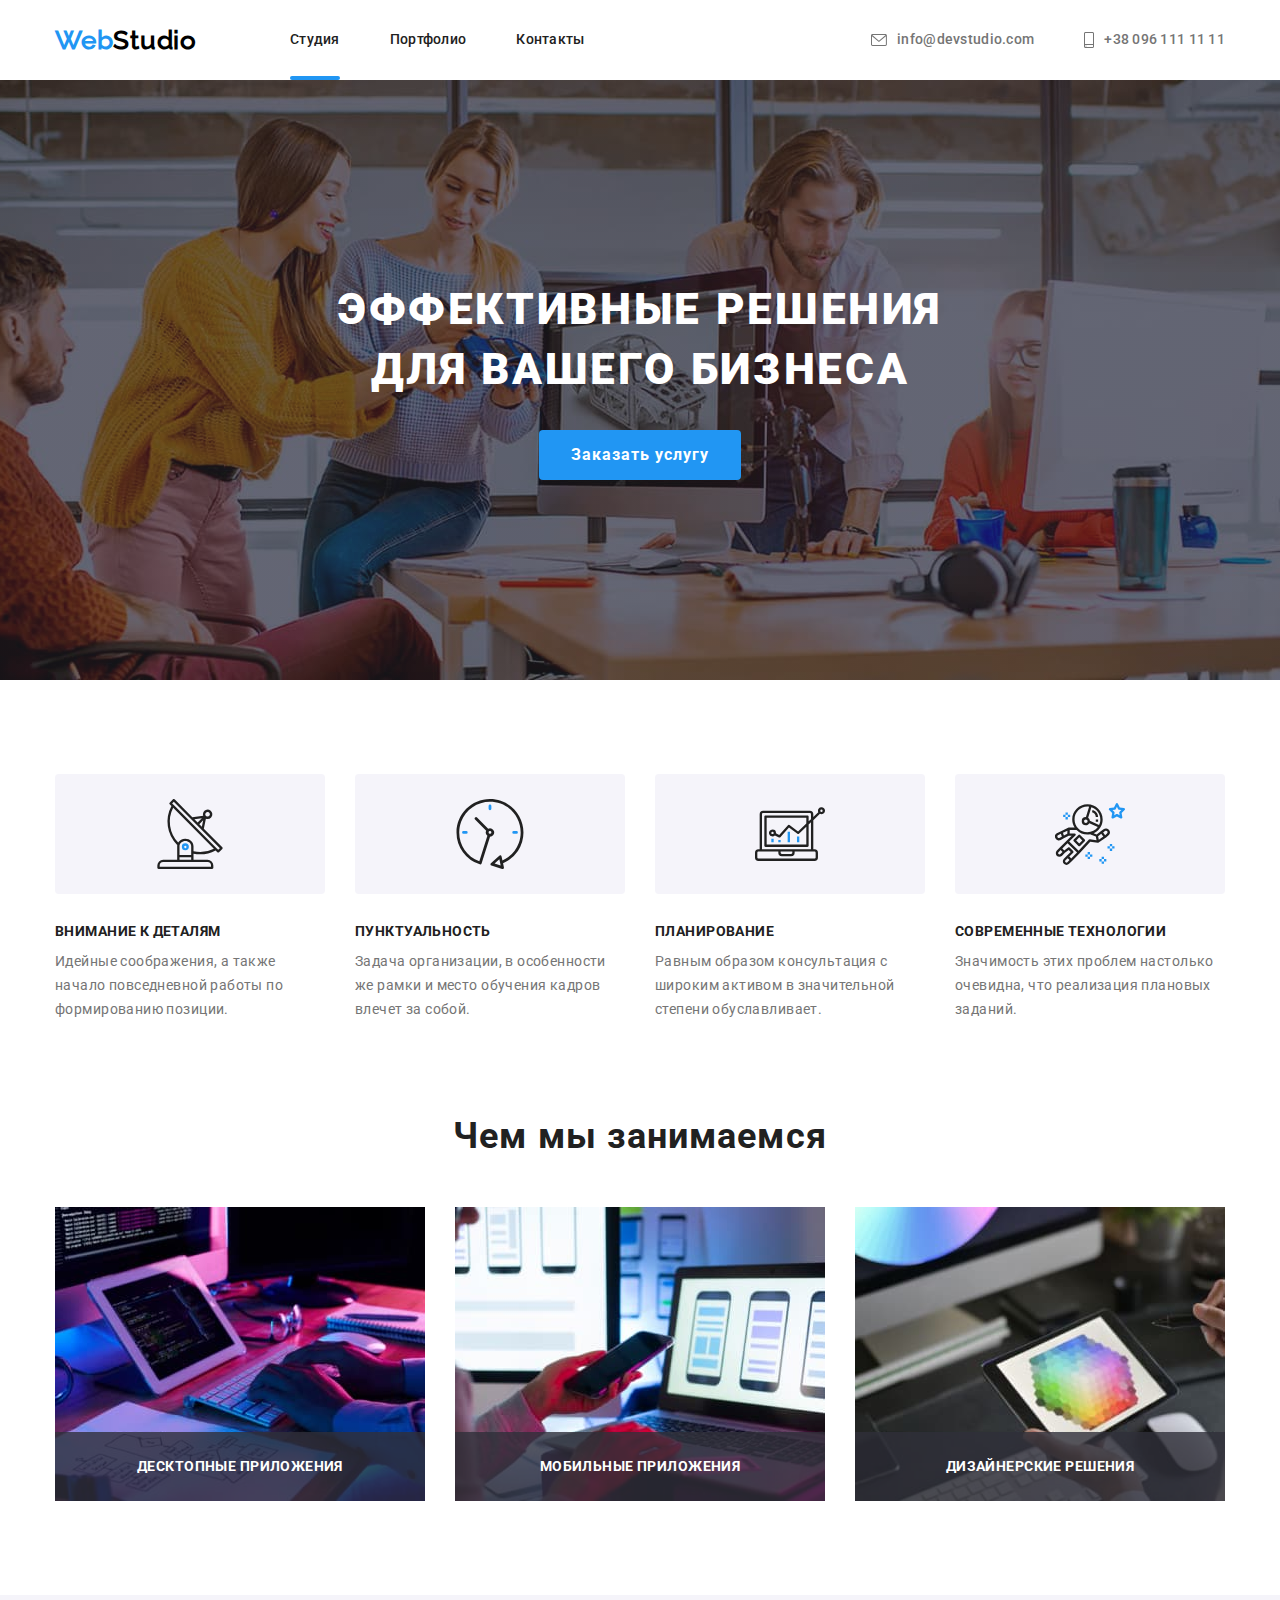
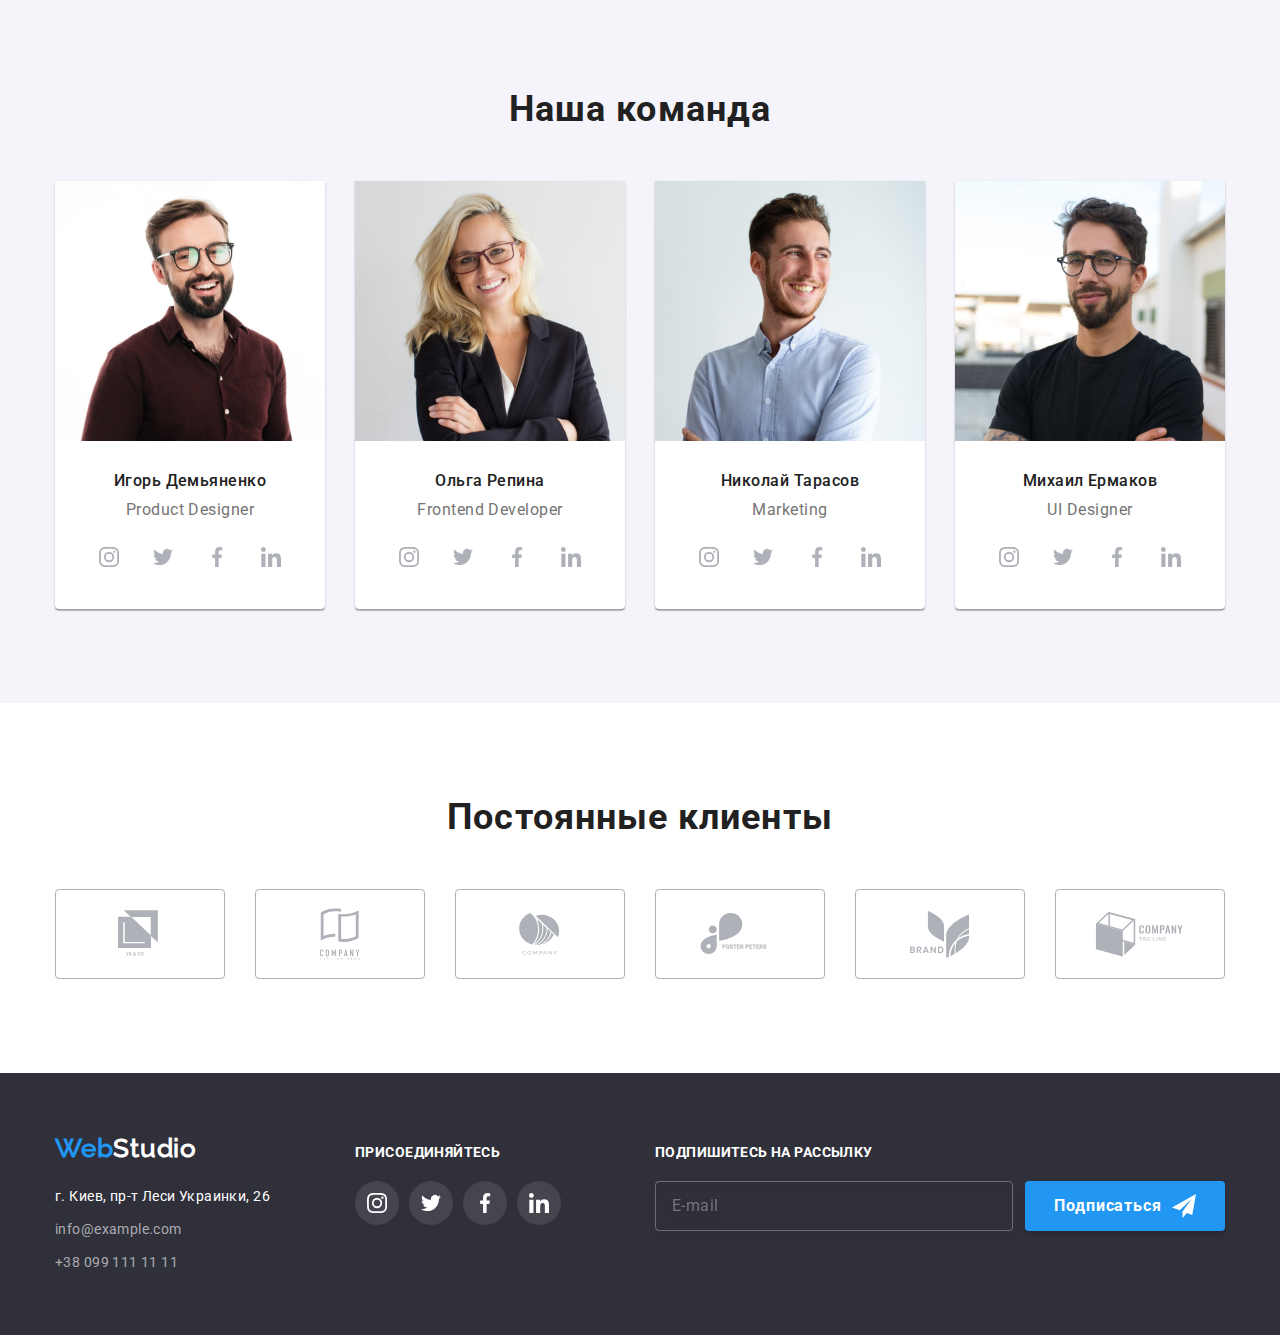
<file: index.html>
<!DOCTYPE html>
<html lang="ru">
<head>
    <meta charset="UTF-8">
    <meta name="viewport" content="width=device-width, initial-scale=1.0">
    <title>Студия</title>
    <link href="https://fonts.googleapis.com/css2?family=Roboto:wght@400;500;700;900&display=swap" rel="stylesheet">
    <link rel="stylesheet" href="https://cdnjs.cloudflare.com/ajax/libs/modern-normalize/1.0.0/modern-normalize.min.css">
    <link rel="stylesheet" href="./css/styles.css"/>
</head>
<body>
    <!-- Шапка сайта -->
    <header>
      <div class="header-nav container">
        <nav class="nav">
       <a href="./" class="logo logo-header" >
        <span class="logo-web">Web</span><span class="logo-studio">Studio</span></a>
        <ul class="nav-list">
            <li class="nav-list-item"><a href="./" class="nav-link current">Студия</a></li>
            <li class="nav-list-item"><a href="./portfolio.html" class="nav-link">Портфолио</a></li>
            <li class="nav-list-item"><a href="#contacts" class="nav-link">Контакты</a></li>  
        </ul>
       </nav>
        <ul class="list">
            <li class="list-item">
              <a href="mailto:info@devstudio.com" class="contacts-header">
                <svg class="contacts-icon envelope" width="16" height="12">
                  <use href="./images/sprite.svg#envelope">
                  </use>
                </svg>info@devstudio.com</a>
            </li>
            <li class="list-item">
              <a href="tel:+380961111111" class="contacts-header">
                <svg class="contacts-icon smartphone" width="10" height="16">
                  <use href="./images/sprite.svg#smartphone">
                  </use>
                </svg>+38 096 111 11 11</a>
            </li> 
        </ul>
      </div>
    </header>
    <!-- Герой -->
    <main>
    <section class="hero">
       <div class="container">
        <h1 class="hero-title">Эффективные решения для вашего бизнеса</h1>
            <button data-modal-open class="btn-hero" type="button">Заказать услугу</button>
       </div>
    </section>
    
    <!-- Модальное окно -->
    <div class="backdrop is-hidden" data-modal>
      <div class="modal">
        <button data-modal-close class="btn-close">
          <svg class="close-icon" width="18" height="18">
            <use href="./images/sprite.svg#btn-close"></use>
          </svg>
        </button>
        <b class="modal-text">Оставьте свои данные, мы вам перезвоним</b>
        <form class="form">
          <p class="form-field">
            <label for="name" class="form-label">Имя</label>
            <input type="text" name="name" id="name">
            <svg class="form-icon" width="18" height="18">
              <use href="./images/sprite.svg#user">                   
              </use>
            </svg>
          </p>
          <p class="form-field">
            <label for="tel" class="form-label">Телефон</label>
            <input type="tel" name="tel" id="tel">
            <svg class="form-icon" width="18" height="18">
              <use href="./images/sprite.svg#tel">                   
              </use>
            </svg>
          </p>
          <p class="form-field">
            <label for="mail" class="form-label">Почта</label>
            <input type="email" name="mail" id="mail">
            <svg class="form-icon" width="18" height="18">
              <use href="./images/sprite.svg#mail">                   
              </use>
            </svg>
          </p>
          <p class="form-field">
            <label for="comment" class="form-label">Комментарий</label>
            <textarea name="comment" id="comment" placeholder="Введите текст"></textarea>
          </p>
          <p class="form-checkbox">
            <label class="label-checkbox">
              <input type="checkbox" name="agreement" class="input-checkbox">
              <span class="icon-checkbox"></span>
              Соглашаюсь с рассылкой и принимаю
              <a href="" class="agreement-link">Условия договора</a>
            </label>
          </p>
          <button type="submit" class="form-btn-send">Отправить</button>
        </form>
      </div>
    </div>
    
<!-- Особенности работы -->
    <section class="features">
        <div class=" container">
         <h2 class="visually-hidden">Особенности</h2>
         <ul class="features-list">
             <li class="features-item icon-antenna">
             <h3 class="features-title">Внимание к деталям</h3>
             <p class="features-text">Идейные соображения, а также начало повседневной работы по формированию позиции.</p>
             </li>
             <li class="features-item icon-clock">
             <h3 class="features-title">Пунктуальность</h3>
             <p class="features-text">Задача организации, в особенности же рамки и место обучения кадров влечет за собой.</p>
             </li>
             <li class="features-item icon-diagram">
             <h3 class="features-title">Планирование</h3>
             <p class="features-text">Равным образом консультация с широким активом в значительной степени обуславливает.</p>
             </li>
             <li class="features-item icon-astronaut">
             <h3 class="features-title">Современные технологии</h3>
             <p class="features-text">Значимость этих проблем настолько очевидна, что реализация плановых заданий.</p>
             </li> 
         </ul>
      </div>
    </section>
<!-- Чем мы занимаемся -->
    <section class="examples">
       <div class="container">
        <h2 class="examples-title">Чем мы занимаемся</h2>
        <ul class="examples-list">
            <li class="examples-item">
              <h3 class="examples-subtitle">Десктопные приложения</h3>
              <img src="./images/box-1.jpg" alt="Создание проектов" width="370" height="294">
            </li>
            <li class="examples-item">
              <h3 class="examples-subtitle">Мобильные приложения</h3>
              <img src="./images/box-2.jpg" alt="Разработка приложений" width="370" height="294">
            </li>
            <li class="examples-item">
              <h3 class="examples-subtitle">Дизайнерские решения</h3>
              <img src="./images/box-3.jpg" alt="Создание графики" width="370" height="294">
            </li>
        </ul>
       </div>  
    </section>
    <!-- наша команда -->
      <section class="team">
        <div class="container">
         <h2 class="team-all-title">Наша команда</h2>
          <ul class="team-list">
            <li class="team-item">
                <img src="./images/igor.jpg" alt="Сотрудник Игорь" width="270" height="260">
                <h3 class="team-title">Игорь Демьяненко</h3>
                <p lang="en" class="team-text"> Product Designer</p>
                <ul class="team-social-list">
                  <li class="team-social-item">
                    <a href="https://www.instagram.com/" class="team-social-link" target="_blank" rel="noopener noreferer">
                      <svg class="team-social-icon" width="20" height="20">
                        <use href="./images/sprite.svg#instagram"></use>
                      </svg>
                    </a>
                  </li>
                  <li class="team-social-item">
                    <a href="https://twitter.com/" class="team-social-link" target="_blank" rel="noopener noreferer">
                      <svg class="team-social-icon" width="20" height="20">
                        <use href="./images/sprite.svg#twitter"></use>
                      </svg>
                    </a>
                  </li>
                  <li class="team-social-item">
                    <a href="https://facebook.com/" class="team-social-link" target="_blank" rel="noopener noreferer">
                      <svg class="team-social-icon" width="20" height="20">
                        <use href="./images/sprite.svg#facebook"></use>
                      </svg>
                    </a>
                  </li>
                  <li class="team-social-item">
                    <a href="https://www.linkedin.com/" class="team-social-link" target="_blank" rel="noopener noreferer">
                      <svg class="team-social-icon" width="20" height="20">
                        <use href="./images/sprite.svg#linkedin"></use>
                      </svg>
                    </a>
                  </li>
                </ul>
            </li>
            <li class="team-item">
                <img src="./images/olga.jpg" alt="Сотрудник Ольга" width="270" height="260">
                <h3 class="team-title">Ольга Репина</h3>
                <p lang="en" class="team-text">Frontend Developer</p>
                <ul class="team-social-list">
                  <li class="team-social-item">
                    <a href="https://www.instagram.com/" class="team-social-link" target="_blank" rel="noopener noreferer">
                      <svg class="team-social-icon" width="20" height="20">
                        <use href="./images/sprite.svg#instagram"></use>
                      </svg>
                    </a>
                  </li>
                  <li class="team-social-item">
                    <a href="https://twitter.com/" class="team-social-link" target="_blank" rel="noopener noreferer">
                      <svg class="team-social-icon" width="20" height="20">
                        <use href="./images/sprite.svg#twitter"></use>
                      </svg>
                    </a>
                  </li>
                  <li class="team-social-item">
                    <a href="https://facebook.com/" class="team-social-link" target="_blank" rel="noopener noreferer">
                      <svg class="team-social-icon" width="20" height="20">
                        <use href="./images/sprite.svg#facebook"></use>
                      </svg>
                    </a>
                  </li>
                  <li class="team-social-item">
                    <a href="https://www.linkedin.com/" class="team-social-link" target="_blank" rel="noopener noreferer">
                      <svg class="team-social-icon" width="20" height="20">
                        <use href="./images/sprite.svg#linkedin"></use>
                      </svg>
                    </a>
                  </li>
                </ul>
            </li>
            <li class="team-item">
                <img src="./images/nikolay.jpg" alt="Сотрудник Николай" width="270" height="260">
                <h3 class="team-title">Николай Тарасов</h3>
                <p lang="en" class="team-text">Marketing</p>
                <ul class="team-social-list">
                  <li class="team-social-item">
                    <a href="https://www.instagram.com/" class="team-social-link" target="_blank" rel="noopener noreferer">
                      <svg class="team-social-icon" width="20" height="20">
                        <use href="./images/sprite.svg#instagram"></use>
                      </svg>
                    </a>
                  </li>
                  <li class="team-social-item">
                    <a href="https://twitter.com/" class="team-social-link" target="_blank" rel="noopener noreferer">
                      <svg class="team-social-icon" width="20" height="20">
                        <use href="./images/sprite.svg#twitter"></use>
                      </svg>
                    </a>
                  </li>
                  <li class="team-social-item">
                    <a href="https://facebook.com/" class="team-social-link" target="_blank" rel="noopener noreferer">
                      <svg class="team-social-icon" width="20" height="20">
                        <use href="./images/sprite.svg#facebook"></use>
                      </svg>
                    </a>
                  </li>
                  <li class="team-social-item">
                    <a href="https://www.linkedin.com/" class="team-social-link" target="_blank" rel="noopener noreferer">
                      <svg class="team-social-icon" width="20" height="20">
                        <use href="./images/sprite.svg#linkedin"></use>
                      </svg>
                    </a>
                  </li>
                </ul>
            </li>
            <li class="team-item">
                <img src="./images/mihail.jpg" alt="Сотрудник М" width="270" height="260">
                <h3 class="team-title">Михаил Ермаков</h3>
                <p lang="en" class="team-text">UI Designer</p>
                <ul class="team-social-list">
                  <li class="team-social-item">
                    <a href="https://www.instagram.com/" class="team-social-link" target="_blank" rel="noopener noreferer">
                      <svg class="team-social-icon" width="20" height="20">
                        <use href="./images/sprite.svg#instagram"></use>
                      </svg>
                    </a>
                  </li>
                  <li class="team-social-item">
                    <a href="https://twitter.com/" class="team-social-link" target="_blank" rel="noopener noreferer">
                      <svg class="team-social-icon" width="20" height="20">
                        <use href="./images/sprite.svg#twitter"></use>
                      </svg>
                    </a>
                  </li>
                  <li class="team-social-item">
                    <a href="https://facebook.com/" class="team-social-link" target="_blank" rel="noopener noreferer">
                      <svg class="team-social-icon" width="20" height="20">
                        <use href="./images/sprite.svg#facebook"></use>
                      </svg>
                    </a>
                  </li>
                  <li class="team-social-item">
                    <a href="https://www.linkedin.com/" class="team-social-link" target="_blank" rel="noopener noreferer">
                      <svg class="team-social-icon" width="20" height="20">
                        <use href="./images/sprite.svg#linkedin"></use>
                      </svg>
                    </a>
                  </li>
                </ul>
            </li>
          </ul>
        </div>
      </section>
   <!-- Постоянные клиенты -->
      <section class="clients">
        <div class="container">
          <h2 class="clients-title">Постоянные клиенты</h2>
          <ul class="clients-list">
              <li class="clients-item">
                <a href="" class="clients-link">
                <svg class="clients-icon first-company" width="44" height="49">
                  <use href="./images/sprite.svg#logo-1">
                  </use>
                </svg> 
              </a>
              </li>
              <li class="clients-item">
                <a href="" class="clients-link">
                <svg class="clients-icon second-company" width="40" height="52">
                  <use href="./images/sprite.svg#logo-2">
                  </use>
                </svg> 
              </a>
              </li>
              <li class="clients-item">
                <a href="" class="clients-link">
                <svg class="clients-icon third-company" width="41" height="42">
                  <use href="./images/sprite.svg#logo-3">
                  </use>
                </svg> 
              </a>
              </li>
              <li class="clients-item">
                <a href="" class="clients-link">
                <svg class="clients-icon fourth-company" width="80" height="42">
                  <use href="./images/sprite.svg#logo-4">
                  </use>
                </svg> 
              </a>
              </li>
              <li class="clients-item">
                <a href="" class="clients-link">
                <svg class="clients-icon fifth-company" width="59" height="47">
                  <use href="./images/sprite.svg#logo-5">
                  </use>
                </svg> 
              </a>
              </li>
              <li class="clients-item">
                <a href="" class="clients-link">
                <svg class="clients-icon sixth-company" width="89" height="45">
                  <use href="./images/sprite.svg#logo-6">
                  </use>
                </svg> 
              </a>
              </li>
          </ul>
        </div>
      </section>
 </main>

   <!-- Подвал сайта -->
<footer class="footer">
    <div class="container footer-container">
      <div class="footer-widget">
        <a href="./" class="logo logo-footer">
            <span class="logo-web">Web</span><span class="logo-studio">Studio</span></a>
           <address id="contacts" class="contacts-footer">
               <ul class="footer-list">
                   <li class="footer-item"><a href="https://goo.gl/maps/kjw5beXjX4C6twNt7" target="_blank" rel="noopener noreferer" class="footer-adress">г. Киев, пр-т Леси Украинки, 26</a></li>
                   <li class="footer-item"><a href="mailto:info@example.com" class="footer-link">info@example.com</a></li>
                   <li class="footer-item"><a href="tel:+380991111111" class="footer-link">+38 099 111 11 11</a></li>
               </ul>
           </address>
      </div>
      <div class="footer-widget">
          <b class="footer-text">Присоединяйтесь</b>
          <ul class="footer-social-list">
            <li class="footer-social-item">
              <a href="https://www.instagram.com/" class="footer-social-link" target="_blank" rel="noopener noreferer">
                <svg class="footer-social-icon" width="20" height="20">
                  <use href="./images/sprite.svg#instagram">
                  </use>
                </svg>
              </a>
            </li>
            <li class="footer-social-item">
              <a href="https://twitter.com/" class="footer-social-link" target="_blank" rel="noopener noreferer">
                <svg class="footer-social-icon" width="20" height="20">
                  <use href="./images/sprite.svg#twitter">
                  </use>
                </svg>
              </a>
            </li>
            <li class="footer-social-item">
              <a href="https://facebook.com/" class="footer-social-link" target="_blank" rel="noopener noreferer">
                <svg class="footer-social-icon" width="20" height="20">
                  <use href="./images/sprite.svg#facebook">                   
                  </use>
                </svg>
              </a>
            </li>
            <li class="footer-social-item">
              <a href="https://www.linkedin.com/" class="footer-social-link" target="_blank" rel="noopener noreferer">
                <svg class="footer-social-icon" width="20" height="20">
                  <use href="./images/sprite.svg#linkedin">                   
                  </use>
                </svg>
              </a>
            </li>
          </ul>
    </div>
      <div class="footer-widget">
          <b class="footer-text">Подпишитесь на рассылку</b>
          <form class="form-subscribe">
            <input type="email" name="mail" placeholder="E-mail">
            <button type="submit" class="btn-subscribe">Подписаться
              <svg class="icon-send" width="24" height="24">
                <use href="./images/sprite.svg#send-icon">                   
                </use>
              </svg>
            </button>
          </form>
      </div>
    </div>
</footer> 
<script src="./js/modal.js"></script> 
</body>
</html>
</file>
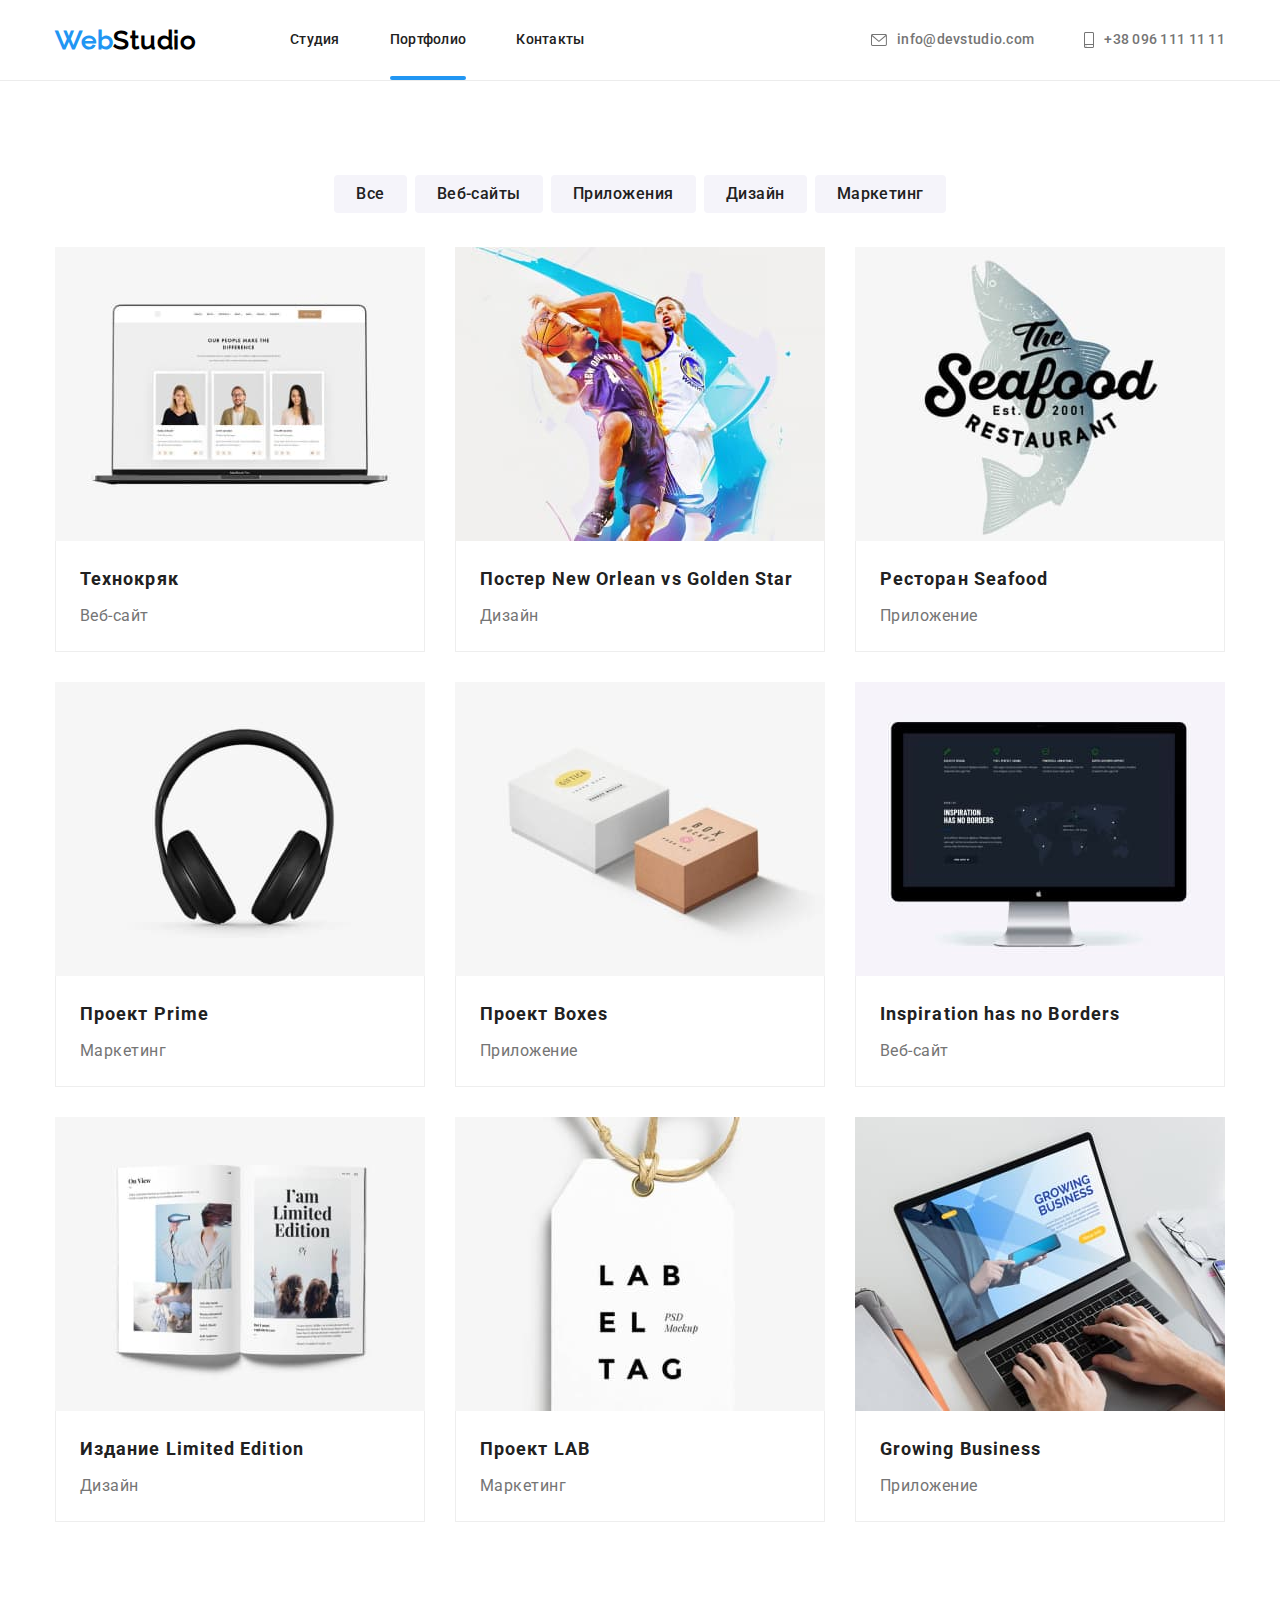
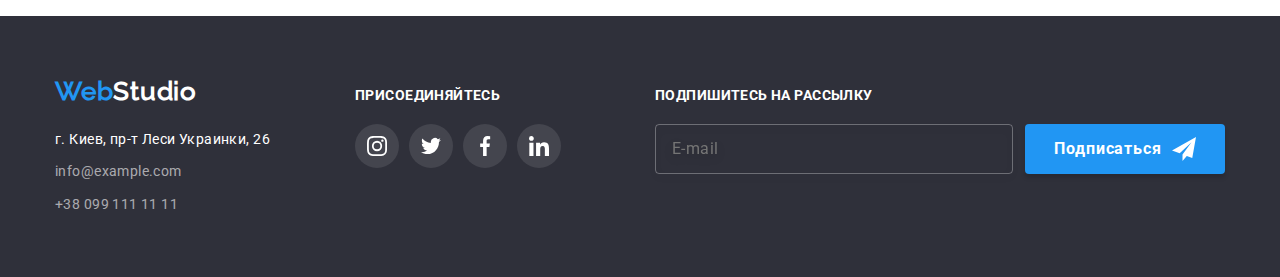
<file: portfolio.html>
<!DOCTYPE html>
<html lang="ru">
<head>
  <meta charset="UTF-8">
  <meta name="viewport" content="width=device-width, initial-scale=1.0">
  <title>Портфолио</title>
  <link href="https://fonts.googleapis.com/css2?family=Roboto:wght@400;500;700;900&display=swap" rel="stylesheet">
  <link rel="stylesheet" href="https://cdnjs.cloudflare.com/ajax/libs/modern-normalize/1.0.0/modern-normalize.min.css">
  <link rel="stylesheet" href="./css/styles.css"/>
</head>
<body>
  <!-- Шапка сайта -->
  <header class="header-portfolio">
    <div class="header-nav container">
    <nav class="nav">
      <a href="./" class="logo logo-header">
        <span class="logo-web">Web</span><span class="logo-studio">Studio</span></a>
      <ul class="nav-list">
        <li class="nav-list-item"><a href="./index.html" class="nav-link">Студия</a></li>
        <li class="nav-list-item"><a href="" class="nav-link current">Портфолио</a></li>
        <li class="nav-list-item"><a href="#contacts" class="nav-link">Контакты</a></li>
      </ul>
    </nav>
    <ul class="list">
      <li class="list-item">
        <a href="mailto:info@devstudio.com" class="contacts-header">
          <svg class="contacts-icon envelope" width="16" height="12">
            <use href="./images/sprite.svg#envelope">
            </use>
          </svg>info@devstudio.com</a>
      </li>
      <li class="list-item">
        <a href="tel:+380961111111" class="contacts-header">
          <svg class="contacts-icon smartphone" width="10" height="16">
            <use href="./images/sprite.svg#smartphone">
            </use>
          </svg>+38 096 111 11 11</a>
      </li> 
  </ul>
    </div>
  </header>

  <!-- Портфолио -->
  <main>
    <section class="portfolio">
     <div class=" container">
      <h1 class="visually-hidden">Портфолио</h1>
      <ul class="btn-list">
        <li class="btn-item"><button type="button" class="btn-portfolio">Все</button></li>
        <li class="btn-item"><button type="button" class="btn-portfolio">Веб-сайты</button></li>
        <li class="btn-item"><button type="button" class="btn-portfolio">Приложения</button></li>
        <li class="btn-item"><button type="button" class="btn-portfolio">Дизайн</button></li>
        <li class="btn-item"><button type="button" class="btn-portfolio">Маркетинг</button></li>
      </ul>
       
      <ul class="portfolio-list">
          <li class="portfolio-item">
          <a href="" class="link-card">
          <div class="portfolio-img">
          <img src="./images/img-1.jpg" alt="Веб-сайт" width="370"  height="294">
          <div class="overlay">
            <p class="portfolio-desc">Технокряк это современная площадка распространения коронавируса. 
             Компании используют эту платформу для цифрового шпионажа и атак на защищённые сервера конкурентов.
            </p>
          </div>
          </div>
         <div class= "portfolio-content">
          <h2 class="portfolio-title">Технокряк</h2>
          <p class="portfolio-text">Веб-сайт</p>
         </div>
         </a>
        </li>
        <li class="portfolio-item">
          <a href="" class="link-card">
          <div class="portfolio-img">
          <img src="./images/img-2.jpg" alt="Баскетбол" width="370"  height="294">
          <div class="overlay">
            <p class="portfolio-desc">Технокряк это современная площадка распространения коронавируса. 
             Компании используют эту платформу для цифрового шпионажа и атак на защищённые сервера конкурентов.
            </p>
          </div>
          </div>
         <div class= "portfolio-content"> 
          <h2 class="portfolio-title">Постер New Orlean vs Golden Star</h2>
          <p class="portfolio-text">Дизайн</p>
         </div>
        </a>
        </li>
        <li class="portfolio-item">
          <a href="" class="link-card">
          <div class="portfolio-img">
          <img src="./images/img-3.jpg" alt="Логотип ресторана" width="370"  height="294">
          <div class="overlay">
            <p class="portfolio-desc">Технокряк это современная площадка распространения коронавируса. 
             Компании используют эту платформу для цифрового шпионажа и атак на защищённые сервера конкурентов.
            </p>
          </div>
          </div>
         <div class= "portfolio-content">
          <h2 class="portfolio-title">Ресторан Seafood</h2>
          <p class="portfolio-text">Приложение</p>
         </div>
        </a>
        </li>
        <li class="portfolio-item">
          <a href="" class="link-card">
          <div class="portfolio-img">
          <img src="./images/img-4.jpg" alt="Наушники" width="370"  height="294">
          <div class="overlay">
            <p class="portfolio-desc">Технокряк это современная площадка распространения коронавируса. 
             Компании используют эту платформу для цифрового шпионажа и атак на защищённые сервера конкурентов.
            </p>
          </div>
          </div>
         <div class= "portfolio-content">
          <h2 class="portfolio-title">Проект Prime</h2>
          <p class="portfolio-text">Маркетинг</p>
         </div>
        </a>
        </li>
        <li class="portfolio-item">
          <a href="" class="link-card">
          <div class="portfolio-img">
          <img src="./images/img-5.jpg" alt="Почтовые коробки" width="370"  height="294">
          <div class="overlay">
            <p class="portfolio-desc">Технокряк это современная площадка распространения коронавируса. 
             Компании используют эту платформу для цифрового шпионажа и атак на защищённые сервера конкурентов.
            </p>
          </div>
          </div>
          <div class= "portfolio-content">
          <h2 class="portfolio-title">Проект Boxes</h2>
          <p class="portfolio-text">Приложение</p>
         </div>
        </a>
        </li>
        <li class="portfolio-item">
          <a href="" class="link-card">
          <div class="portfolio-img">
          <img src="./images/img-6.jpg" alt="Сайт на экране" width="370"  height="294">
          <div class="overlay">
            <p class="portfolio-desc">Технокряк это современная площадка распространения коронавируса. 
             Компании используют эту платформу для цифрового шпионажа и атак на защищённые сервера конкурентов.
            </p>
          </div>
          </div>
          <div class= "portfolio-content">
          <h2 class="portfolio-title">Inspiration has no Borders</h2>
          <p class="portfolio-text">Веб-сайт</p>
          </div>
        </a>
        </li>
        <li class="portfolio-item">
          <a href="" class="link-card">
          <div class="portfolio-img">
          <img src="./images/img-7.jpg" alt="Журнал" width="370"  height="294">
          <div class="overlay">
            <p class="portfolio-desc">Технокряк это современная площадка распространения коронавируса. 
             Компании используют эту платформу для цифрового шпионажа и атак на защищённые сервера конкурентов.
            </p>
          </div>
          </div>
          <div class= "portfolio-content">
          <h2 class="portfolio-title">Издание Limited Edition</h2>
          <p class="portfolio-text">Дизайн</p>
         </div> 
        </a>
        </li>
        <li class="portfolio-item">
          <a href="" class="link-card">
          <div class="portfolio-img">
          <img src="./images/img-8.jpg" alt="Лейбл" width="370"  height="294">
          <div class="overlay">
            <p class="portfolio-desc">Технокряк это современная площадка распространения коронавируса. 
             Компании используют эту платформу для цифрового шпионажа и атак на защищённые сервера конкурентов.
            </p>
          </div>
          </div>
          <div class= "portfolio-content">
          <h2 class="portfolio-title">Проект LAB</h2>
          <p class="portfolio-text">Маркетинг</p>
         </div>
        </a>
        </li>
        <li class="portfolio-item">
          <a href="" class="link-card">
          <div class="portfolio-img">
          <img src="./images/img-9.jpg" alt="Создание приложения" width="370"  height="294">
          <div class="overlay">
            <p class="portfolio-desc">Технокряк это современная площадка распространения коронавируса. 
             Компании используют эту платформу для цифрового шпионажа и атак на защищённые сервера конкурентов.
            </p>
          </div>
          </div>
          <div class= "portfolio-content">
          <h2 class="portfolio-title">Growing Business</h2>
          <p class="portfolio-text">Приложение</p>
         </div>
         </a>
        </li>
      </ul>
     </div>
    </section>
  </main>

<!-- Подвал сайта- контакты  -->
<footer class="footer">
  <div class="container footer-container">
    <div class="footer-widget">
      <a href="./" class="logo logo-footer">
          <span class="logo-web">Web</span><span class="logo-studio">Studio</span></a>
         <address id="contacts" class="contacts-footer">
             <ul class="footer-list">
                 <li class="footer-item"><a href="https://goo.gl/maps/kjw5beXjX4C6twNt7" target="_blank" rel="noopener noreferer" class="footer-adress">г. Киев, пр-т Леси Украинки, 26</a></li>
                 <li class="footer-item"><a href="mailto:info@example.com" class="footer-link">info@example.com</a></li>
                 <li class="footer-item"><a href="tel:+380991111111" class="footer-link">+38 099 111 11 11</a></li>
             </ul>
         </address>
    </div>
    <div class="footer-widget">
        <b class="footer-text">Присоединяйтесь</b>
        <ul class="footer-social-list">
          <li class="footer-social-item">
            <a href="https://www.instagram.com/" class="footer-social-link" target="_blank" rel="noopener noreferer">
              <svg class="footer-social-icon" width="20" height="20">
                <use href="./images/sprite.svg#instagram">
                </use>
              </svg>
            </a>
          </li>
          <li class="footer-social-item">
            <a href="https://twitter.com/" class="footer-social-link" target="_blank" rel="noopener noreferer">
              <svg class="footer-social-icon" width="20" height="20">
                <use href="./images/sprite.svg#twitter">
                </use>
              </svg>
            </a>
          </li>
          <li class="footer-social-item">
            <a href="https://facebook.com/" class="footer-social-link" target="_blank" rel="noopener noreferer">
              <svg class="footer-social-icon" width="20" height="20">
                <use href="./images/sprite.svg#facebook">                   
                </use>
              </svg>
            </a>
          </li>
          <li class="footer-social-item">
            <a href="https://www.linkedin.com/" class="footer-social-link" target="_blank" rel="noopener noreferer">
              <svg class="footer-social-icon" width="20" height="20">
                <use href="./images/sprite.svg#linkedin">                   
                </use>
              </svg>
            </a>
          </li>
        </ul>
    </div>
     <div class="footer-widget">
        <b class="footer-text">Подпишитесь на рассылку</b>
        <form class="form-subscribe">
          <input type="email" name="mail" placeholder="E-mail">
          <button type="submit" class="btn-subscribe">Подписаться
            <svg class="icon-send" width="24" height="24">
              <use href="./images/sprite.svg#send-icon">                   
              </use>
            </svg>
          </button>
        </form>
     </div>
  </div>
</footer>  
</body>
</html>
</file>
<file: css/styles.css>
/* raleway-500 - latin_cyrillic */
@font-face {
  font-family: 'Raleway';
  font-style: normal;
  font-weight: 500;
  src: url('../fonts/raleway/raleway-v18-latin_cyrillic-500.eot'); 
  src: local(''),
       url('../fonts/raleway/raleway-v18-latin_cyrillic-500.eot?#iefix') format('embedded-opentype'), 
       url('../fonts/raleway/raleway-v18-latin_cyrillic-500.woff2') format('woff2'), 
       url('../fonts/raleway/raleway-v18-latin_cyrillic-500.woff') format('woff'), 
       url('../fonts/raleway/raleway-v18-latin_cyrillic-500.ttf') format('truetype'), 
       url('../fonts/raleway/raleway-v18-latin_cyrillic-500.svg#Raleway') format('svg'); 
}


:root { 
  --body-text-cl: #757575;
  --accent-cl: #2196F3;
  --black: #212121;
  --section-bg: #F5F4FA;
  --dark-bg: #2F303A;
  --white: #ffffff;
}

body {
  font-family: "Roboto", sans-serif;
font-size: 14px;
line-height: 1.71;
letter-spacing: 0.03em;
color: var(--body-text-cl);
background-color: var(--white);
}

.container {
  width: 1200px;
  padding-left: 15px;
  padding-right: 15px;
  margin-left: auto;
  margin-right: auto;
}

.logo {
font-family: Raleway;
font-style: normal;
font-weight: bold;
font-size: 26px;
line-height: 1.19;
letter-spacing: 0.03em;
text-decoration: none;
}

.logo-web{
  color: var(--accent-cl);
}

.logo-header .logo-studio{
  color: #000000;
}
.logo-footer .logo-studio{
  color: var(--white);
}

.header-nav {
  display: flex;
  align-items: center;
}

.nav {
  display: flex;
  align-items: center;
}

.nav-link {
  position: relative;
  display: block;
  padding-top: 32px;
  padding-bottom: 32px;
font-weight: 500;
font-size: 14px;
line-height: 1.14;
letter-spacing: 0.02em;
color: var(--black);
text-decoration: none;

transition: color 250ms cubic-bezier(0.4, 0, 0.2, 1);
}

.nav-link:hover,
.nav-link:focus {
color: var(--accent-cl);
}

.current::after {
  content: '';
  position: absolute;
  left: 0;
  bottom: 0;
  display: block;
  width: 100%;
  height: 4px;
  border-radius: 4px;
  background-color: var(--accent-cl);
}

.contacts-header{
display: flex;
align-items: center;
font-family: inherit;
font-weight: 500;
font-size: 14px;
line-height: 1.14;
letter-spacing: 0.02em;
color: inherit;
text-decoration: none;

transition: color 250ms cubic-bezier(0.4, 0, 0.2, 1);
}

.contacts-header:hover,
.contacts-header:focus {
color: var(--accent-cl);
}

.contacts-icon {
 margin-right: 10px;
 fill: currentColor;
}

.nav-list {
display: flex;
margin: 0px 0px 0px 93px;
padding: 0;
list-style: none;
}

.nav-list-item:not(:last-child) {
 margin-right: 50px;
}

.list {
  display: flex;
  list-style: none;
  margin: 0px 0px 0px auto;
  padding: 0;
}

.list-item:not(:last-child) {
  margin-right: 50px;
}

.hero {
  height: 600px;
  padding-top: 200px;
  padding-bottom: 200px;
  text-align: center;
  background-color: #C4C4C4;
  background-image: linear-gradient(
    to right,
     rgba(47, 48, 58, 0.4),
     rgba(47, 48, 58, 0.4)),
     url("../images/header.jpg");
  background-repeat: no-repeat;
  background-position: center;
  background-size: cover;
}

.hero-title {
  max-width: 696px;
  margin-top: 0;
  margin-bottom: 30px;
  margin-left: auto;
  margin-right: auto;
  font-weight: 900;
  font-size: 44px;
  line-height: 1.36;
  text-align: center;
  letter-spacing: 0.06em;
  text-transform: uppercase;
  color: var(--white);
}

.btn-hero {
border-radius: 4px;
border: transparent;
padding: 10px 32px;
font-family: inherit;
font-weight: 700;
font-size: 16px;
line-height: 1.87;
text-align: center;
letter-spacing: 0.06em;
color: var(--white);
background-color: var(--accent-cl);
cursor: pointer;
}

/* Модальное окно */
.backdrop {
  position: fixed;
  top: 0;
  left: 0;
  width: 100%;
  height: 100%;
  background-color: rgba(0,0,0,0.1);
  z-index: 100;
  opacity: 1;
  transition: opacity 500ms cubic-bezier(0.4, 0, 0.2, 1);
}

.backdrop.is-hidden {
  opacity: 0;
  pointer-events: none;
}

.modal {
  position: absolute;
  top: 50%;
  left: 50%;
  height: 581px;
  width: 528px;
  padding: 40px;
  border-radius: 4px;
  box-shadow: 0px 1px 3px rgba(0, 0, 0, 0.12), 0px 1px 1px rgba(0, 0, 0, 0.14), 0px 2px 1px rgba(0, 0, 0, 0.2);
  transform: translate(-50%, -50%);
  background-color: var(--white); 
}

.btn-close {
  position: absolute;
  right: 8px;
  top: 8px;
  margin: 0;
  width: 30px;
  height: 30px;
  border: 1px solid  rgba(0, 0, 0, 0.1);
  border-radius: 50%;
  cursor: pointer;
  background-color: var(--white);
}

.btn-close:hover .close-icon {
  fill: var(--accent-cl);
}

.close-icon {
  position: absolute;
  top: 50%;
  left: 50%;
  transform: translate(-50%, -50%);
  fill: var(--black);
}


.modal-text {
  display: flex;
  margin-top: 0;
  margin-bottom: 12px;
font-family: inherit;
font-weight: 700;
font-size: 20px;
line-height: 1.15;
text-align: center;
letter-spacing: 0.03em;
color: var(--black);
}

.form {
  width: 448px;
}

.form-field {
  position: relative;
  display: flex;
  flex-direction: column;
  margin: 0;
  margin-bottom: 10px;
}

.form-field label {
  margin-bottom: 4px;
  font-family: inherit;
font-weight: 400;
font-size: 12px;
line-height: 1.16;
letter-spacing: 0.01em;
color: var(--body-text-cl);
}

.form-field input {
  height: 40px;
  padding-left: 42px;
  border: 1px solid rgba(33, 33, 33, 0.2);
  border-radius: 4px;
  color: var(--body-text-cl);
  transition: border-color 250ms cubic-bezier(0.4, 0, 0.2, 1);
}

.form-field input:hover,
.form-field input:focus {
  outline: var(--accent-cl);
  border-color: var(--accent-cl);
  cursor: pointer;
}

.form-icon {
  position: absolute;
  left: 15px;
  top: 50%;
  transition: fill 250ms cubic-bezier(0.4, 0, 0.2, 1);
}

.form-field input:hover + .form-icon,
.form-field input:focus + .form-icon {
fill: var(--accent-cl);
}


.form-field textarea {
  resize: none;
  min-height: 120px;
  padding: 12px 16px;
  border: 1px solid rgba(33, 33, 33, 0.2);
  border-radius: 4px;
  font-family: inherit;
  color: var(--body-text-cl);
  transition: border-color 250ms cubic-bezier(0.4, 0, 0.2, 1);

}

.form-field textarea:hover,
.form-field textarea:focus {
  outline: var(--accent-cl);
  border-color: var(--accent-cl);
  cursor: pointer;
}

.form-checkbox {
  margin-top: 20px;
  margin-bottom: 30px;
}

.input-checkbox {
  -webkit-appearance:none;
  -moz-appearance:none;
  appearance:none;
}

.label-checkbox {
  display: flex;
  align-items: center;
  margin-left: 13px;
font-family: Roboto;
font-weight: 400;
font-size: 14px;
line-height: 1.71;
color: var(--body-text-cl);
}

.icon-checkbox {
  display: inline-block;
  width: 16px;
  height: 15px;
  margin-right: 7px;
border: 2px solid black;
border-radius: 2px;
}

.input-checkbox:checked + .icon-checkbox {
  border-color: var(--accent-cl);
  background-color: var(--accent-cl);
  background-image: url("../images/checkbox.svg");
  background-repeat: no-repeat;
  background-size: contain;
  background-origin: border-box;
}

.agreement-link {
  margin-left: 4px;
  color: var(--accent-cl);
}

.form-btn-send {
display: flex;
align-items: center;
text-align: center;
margin: 0 auto;
padding: 10px 56px;
border-radius: 4px;
border: transparent;
font-family: inherit;
font-weight: 700;
font-size: 16px;
line-height: 1.87;
letter-spacing: 0.06em;
box-shadow: 0px 4px 4px rgba(0, 0, 0, 0.15);
  background-color: var(--accent-cl);
  color: var(--white);
  cursor: pointer;
}

.features {
  padding-top: 94px;
  padding-bottom: 94px;
}

.visually-hidden {
  position: absolute !important;
  clip: rect(1px 1px 1px 1px);
  clip: rect(1px, 1px, 1px, 1px);
  padding: 0 !important;
  border: 0 !important;
  height: 1px !important;
  width: 1px !important;
  overflow: hidden;
}

.features-list {
  display: flex;
  list-style: none;
  margin: 0;
  padding: 0;
}

.features-item {
  width: 270px;
}

.features-item:not(:last-child) {
  margin-right: 30px;
}

.features-item::before {
  display: block;
  content: '';
  height: 120px;
  margin-bottom: 30px;
  border-radius: 4px;
  background-repeat: no-repeat;
  background-position: center;
  background-color: #f5f4fa;
}

.icon-antenna::before {
  background-image: url("../images/antenna.svg");
}
.icon-clock::before {
  background-image: url("../images/clock.svg");
}
.icon-diagram::before {
  background-image: url("../images/diagram.svg");
}
.icon-astronaut::before {
  background-image: url("../images/astronaut.svg");
}
.features-title {
  margin-top: 0;
  margin-bottom: 10px;
  font-weight: 700;
  font-size: 14px;
  line-height: 1.14;
  letter-spacing: 0.03em;
  text-transform: uppercase;
  color: var(--black);
}

.features-text {
  margin-top: 0;
  margin-bottom: 0;
}

.examples {
  padding-bottom: 94px;
}

.examples-title,
.team-all-title {
margin-top: 0;
margin-bottom: 50px;
font-family: inherit;
font-weight: 700;
font-size: 36px;
line-height: 1.16;
text-align: center;
letter-spacing: 0.03em;
color: var(--black);
}

.examples-list {
  display: flex;
  margin: 0;
  padding: 0;
  list-style: none;
}

.examples-item img {
  display: block;
}

.examples-item:not(:last-child) {
margin-right: 30px;
}

.examples-item {
  position: relative;
}

.examples-subtitle {
  position: absolute;
  left: 0;
  bottom: 0;
  width: 100%;
  margin: 0;
  padding-top: 27px;
  padding-bottom: 27px;
  font-family: inherit;
font-weight: 700;
font-size: 14px;
line-height: 1.14;
text-align: center;
letter-spacing: 0.03em;
text-transform: uppercase;
color: var(--white);
background-color: rgba(47, 48, 58, 0.8);
}


.team {
  background-color: var(--section-bg);
  padding-top: 94px;
  padding-bottom: 94px;
}

.team-list {
  display: flex;
  flex-wrap: wrap;
  margin: 0;
  padding: 0;
  list-style: none;
  
}

.team-item {
width: calc((100% - 90px) / 4);
margin-right: 30px;
padding-bottom: 30px;
box-shadow: 0px 1px 3px rgba(0, 0, 0, 0.12), 0px 1px 1px rgba(0, 0, 0, 0.14), 0px 2px 1px rgba(0, 0, 0, 0.2);
border-radius: 0px 0px 4px 4px;
background-color: #ffffff;
text-align: center;
}

.team-item:nth-child(4n) {
margin-right: 0;
}

.team-item img {
  display: block;
}

.team-title { 
  margin-top: 30px;
  margin-bottom: 10px;
font-weight: 500;
font-size: 16px;
line-height: 1.19;
letter-spacing: 0.03em;
color: var(--black);
}

.team-text {
margin-top: 0;
margin-bottom: 16px;
font-weight: 400;
font-size: 16px;
line-height: 1.19;
letter-spacing: 0.03em;
}

.team-social-list {
  display: flex;
  flex-wrap: wrap;
  align-items: center;
  justify-content: center;
  padding: 0;
  margin: 0;
  list-style: none;
}

.team-social-item:not(:last-child) {
  margin-right: 10px;
}

.team-social-link {
  display: flex;
  width: 44px;
  height: 44px;
  align-items: center;
  justify-content: center;
  border-radius: 50%;

  transition: background-color 250ms cubic-bezier(0.4, 0, 0.2, 1);
}

.team-social-link:hover {
  background-color: var(--accent-cl);
}

.team-social-icon {
  fill: #AFB1B8 ;
  transition: fill 250ms cubic-bezier(0.4, 0, 0.2, 1);
}

.team-social-item:hover .team-social-icon {
  fill: var(--white);
}

.clients {
  padding-top: 94px;
  padding-bottom: 94px;
}

.clients-title {
margin-top: 0;
margin-bottom: 50px;
font-family: inherit;
font-weight: 700;
font-size: 36px;
line-height: 1.16;
text-align: center;
letter-spacing: 0.03em;
color: var(--black);
}

.clients-list {
  display: flex;
  flex-wrap: wrap;
  padding: 0;
  margin: 0;
  list-style: none;
}

.clients-item {
  display: flex;
  width: calc((100% - 150px) / 6);
  height: 90px;
  justify-content: center;
  align-items: center;
  border: 1px solid #AFB1B8;
  border-radius: 4px;

  transition: border-color 250ms cubic-bezier(0.4, 0, 0.2, 1);
}

.clients-item:hover {
border-color: var(--accent-cl);
}

.clients-item:not(:last-child) {
  margin-right: 30px;
}

.clients-link {
  display: flex;
  width: 170px;
  height: 90px;
  align-items: center;
  justify-content: center;
  color: #AFB1B8;

  transition: color 250ms cubic-bezier(0.4, 0, 0.2, 1);
}

.clients-link:hover {
  color: var(--accent-cl);
}

.clients-icon {
  fill:currentColor;
}

.footer {
padding-top: 60px;
padding-bottom: 60px;
background-color: var(--dark-bg);
}

.footer-container {
  display: flex;
  align-items: baseline;
  justify-content: space-between;
}
.footer-widget {
width: calc((50% - 45px)/2);
}

.footer-widget:last-child {
  width: calc(50% - 15px);
}

.footer-link {
font-style: normal;
text-decoration: none;
color: rgba(255, 255, 255, 0.6);
}

.footer-adress {
font-style: normal;
text-decoration: none;
color: var(--white) ;
}

.footer-list {
  display: inline-block;
  padding: 0;
  margin-top: 20px;
  margin-bottom: 0;
  list-style: none;
}

.footer-item:not(:last-child) {
  margin-bottom: 9px;
}

.footer-text {
  display: flex;
  margin-bottom: 20px;
  font-family: inherit;
  font-weight: 700;
  font-size: 14px;
  line-height: 1.14;
  letter-spacing: 0.03em;
  text-transform: uppercase;
  color: var(--white);
}

.footer-social-list {
  display: flex;
  flex-wrap: wrap;
  padding: 0;
  margin: 0;
  list-style: none;
}

.footer-social-item:not(:last-child) {
  margin-right: 10px;
}

.footer-social-link {
  display: flex;
  align-items: center;
  justify-content: center;
  width: 44px;
  height: 44px;
  border-radius: 50%;
  color: #ffffff;
  background-color: rgba(255, 255, 255, 0.1);

  transition: background-color 250ms cubic-bezier(0.4, 0, 0.2, 1);
}

.footer-social-link:hover {
  background-color: var(--accent-cl);
}

.footer-social-icon {
  fill: #ffffff;
}

.form-subscribe {
  display: inline-flex;
  justify-content: space-between;
}

.form-subscribe input {
  margin-right: 12px;
  width: 358px;
  padding: 14px 16px;
font-weight: 400;
font-size: 16px;
line-height: 1.25;
letter-spacing: 0.03em;
  border: 1px solid rgba(255, 255, 255, 0.3);
border-radius: 4px;
filter: drop-shadow(0px 4px 4px rgba(0, 0, 0, 0.15));
background-color: transparent;
color: rgba(255, 255, 255, 0.6);
}

.btn-subscribe {
  display: inline-flex;
  align-items: center;
  justify-content: center;
  margin: 0;
  padding: 0;
  width: 200px;
  transition: 250ms cubic-bezier(0.4, 0, 0.2, 1);

  box-shadow: 0px 4px 4px rgba(0, 0, 0, 0.15);
  border: transparent;
  border-radius: 4px;
font-family: inherit;
font-weight: 700;
font-size: 16px;
line-height: 1.87;
letter-spacing: 0.06em;
cursor: pointer;
background-color: var(--accent-cl);
color: var(--white);
}

.btn-subscribe:hover,
.btn-subscribe:focus {
  background-color: var(--white);
  color: var(--accent-cl);
}

.btn-subscribe:hover .icon-send,
.btn-subscribe:focus .icon-send {
  fill: var(--accent-cl);
}

.icon-send {
  margin-left: 10px;
  fill: var(--white);
  transition: 250ms cubic-bezier(0.4, 0, 0.2, 1);

}

/* css портфолио */

.header-portfolio {
border-bottom: 1px solid #ECECEC;
}

.portfolio {
padding-top: 94px;
padding-bottom: 94px;
} 

.btn-list {
  display: flex;
  justify-content: center;
  margin: 0;
  padding: 0;
  margin-bottom: 34px;
  list-style: none;
}

.btn-item:not(:last-child) {
margin-right: 8px;
}

.btn-portfolio {
padding: 6px 22px;
border-radius: 4px;
border: transparent;
font-weight: 500;
font-size: 16px;
line-height: 1.62;
letter-spacing: 0.03em;
color: var(--black);
background-color: var(--section-bg);
cursor: pointer;

transition: color 250ms cubic-bezier(0.4, 0, 0.2, 1), background-color 250ms cubic-bezier(0.4, 0, 0.2, 1),
box-shadow 250ms cubic-bezier(0.4, 0, 0.2, 1)
}

.btn-portfolio:hover,
.btn-portfolio:focus {
color: var(--white);
background-color: var(--accent-cl);
box-shadow: 0px 3px 1px rgba(0, 0, 0, 0.1), 0px 1px 2px rgba(0, 0, 0, 0.08), 0px 2px 2px rgba(0, 0, 0, 0.12);
outline: none;
}

.portfolio-list {
display: flex;
flex-wrap: wrap;
margin: 0;
padding: 0;
list-style: none;
}

.portfolio-item {
width: calc((100% - 60px) / 3);
margin-right: 30px;
margin-bottom: 30px;
}

.portfolio-item:nth-child(3n) {
  margin-right: 0;
}

.portfolio-item:nth-last-child(-n + 3) {
  margin-bottom: 0;
}

.portfolio-item img {
  display:block;
}

.link-card {
  display: block;
  text-decoration: none;
  transition: box-shadow 250ms cubic-bezier(0.4, 0, 0.2, 1);
}

.link-card:hover {
  box-shadow: 0px 1px 1px rgba(0, 0, 0, 0.12), 0px 4px 4px rgba(0, 0, 0, 0.06), 1px 4px 6px rgba(0, 0, 0, 0.16);
}

.portfolio-img {
  position: relative; 
  overflow: hidden;
}

.overlay {
  position: absolute;
  top: 0;
  left: 0;
  width: 100%;
  height: 100%;
  background-color:rgba(33, 150, 243, 0.9);

  transform: translateY(100%);
  transition: transform 250ms cubic-bezier(0.4, 0, 0.2, 1);
}

.portfolio-item:hover .overlay {
  transform: translateY(0);
}

.portfolio-desc {
margin: 0;
padding: 63px 24px;
font-family: inherit;
font-weight: 400;
font-size: 18px;
line-height: 1.56;
letter-spacing: 0.03em;
color: var(--white);
}


.portfolio-content {
padding: 20px 24px;
border-right: 1px solid #EEEEEE;
border-bottom: 1px solid #EEEEEE;
border-left: 1px solid #EEEEEE;
}

.portfolio-title {
margin: 0 0 4px 0;
font-family: inherit;
font-weight: 700;
font-size: 18px;
line-height: 2;
letter-spacing: 0.06em;
color: var(--black);
}

.portfolio-text {
margin: 0;
padding: 0;
font-family: inherit;
font-weight: 400;
font-size: 16px;
line-height: 1.87;
letter-spacing: 0.03em;
color: var(--body-text-cl);
}
</file>
